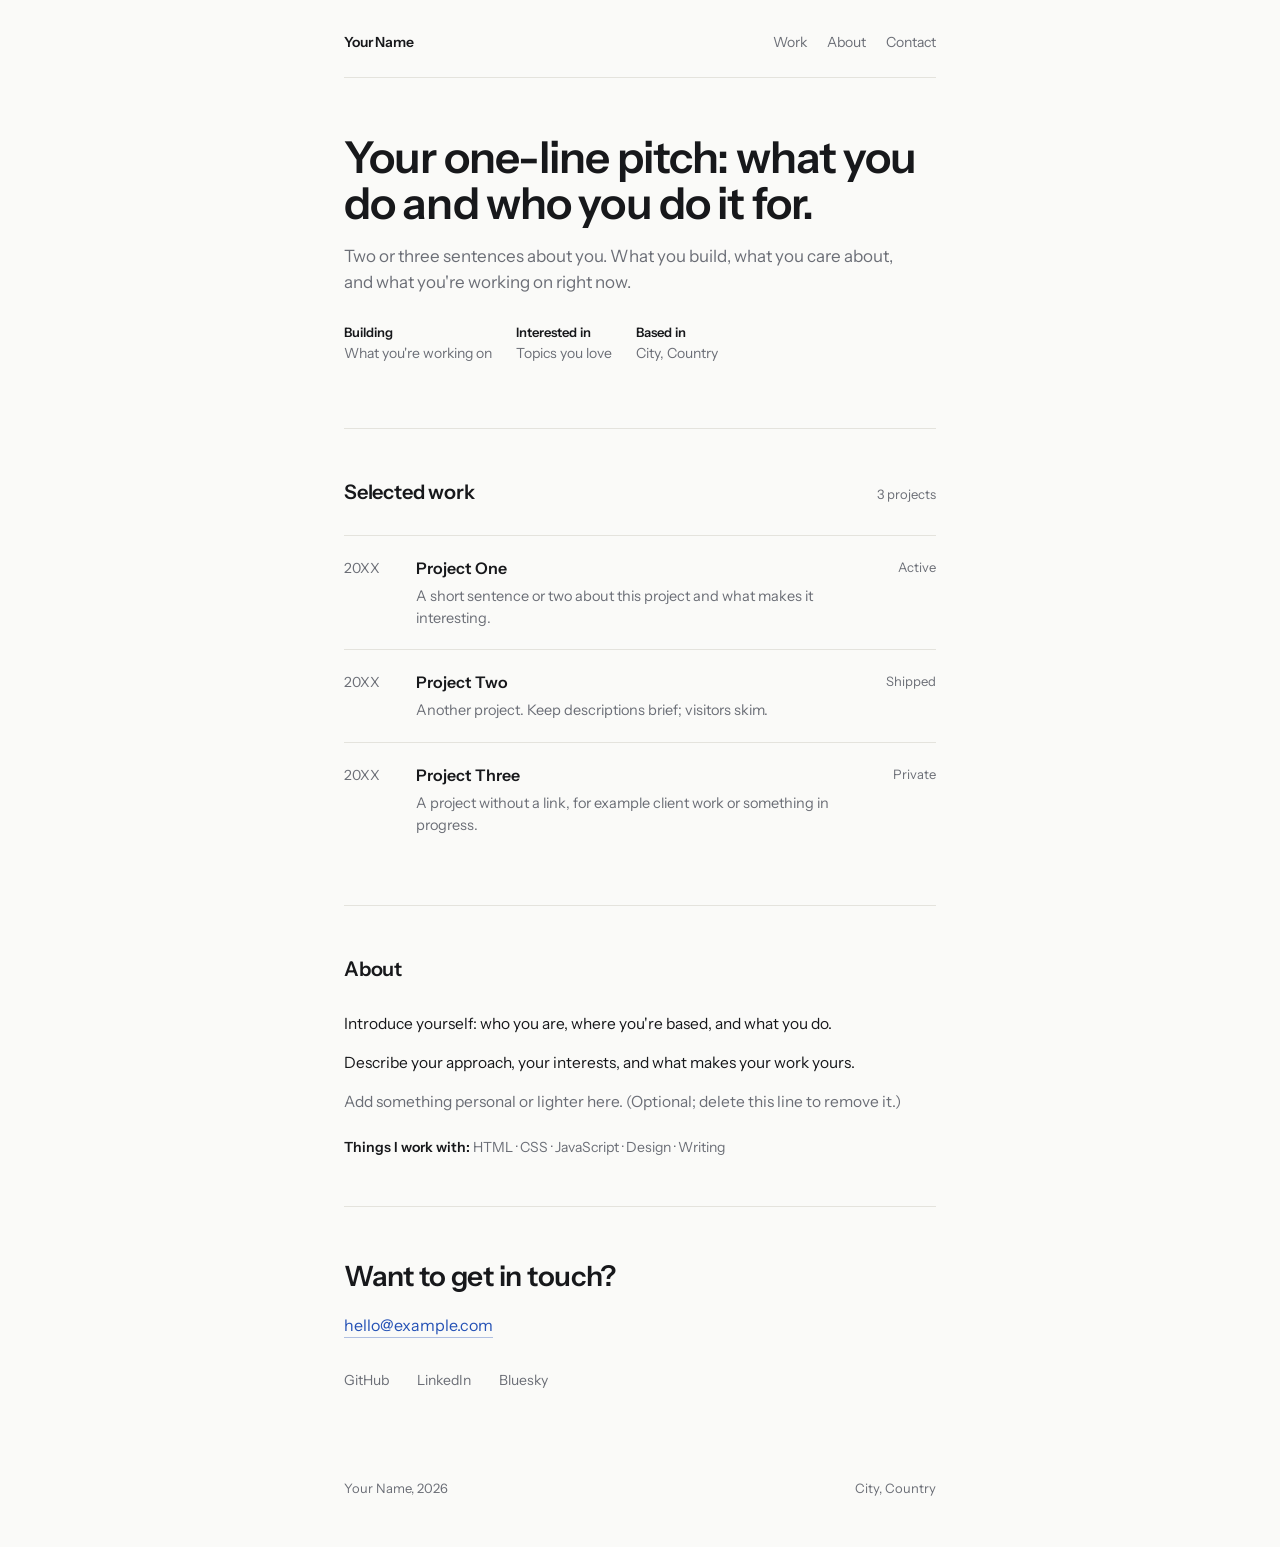
<file: index.html>
<!DOCTYPE html>
<html lang="en">
<head>
  <meta charset="UTF-8">
  <meta name="viewport" content="width=device-width, initial-scale=1.0">
  <!-- LINK PREVIEWS: X, Slack, Discord and search engines read these tags without running JavaScript,
       so edit them to match config.js (name, description). For a preview image, uncomment og:image
       and use a full https:// URL (1200x630 px works well), then change twitter:card to
       "summary_large_image". Also uncomment og:url and add your site address. -->
  <title>Your Name</title>
  <meta name="description" content="Portfolio of Your Name — web developer and designer.">
  <meta property="og:type" content="website">
  <meta property="og:title" content="Your Name">
  <meta property="og:description" content="Portfolio of Your Name — web developer and designer.">
  <!-- <meta property="og:url" content="https://your-username.github.io/"> -->
  <!-- <meta property="og:image" content="https://your-username.github.io/preview.png"> -->
  <meta name="twitter:card" content="summary">
  <meta name="twitter:title" content="Your Name">
  <meta name="twitter:description" content="Portfolio of Your Name — web developer and designer.">
  <meta name="theme-color" content="#FAFAF8">
  <link rel="icon" href="data:image/svg+xml,%3Csvg xmlns='http://www.w3.org/2000/svg' viewBox='0 0 32 32'%3E%3Crect width='32' height='32' rx='7' fill='%2317181B'/%3E%3Ccircle cx='16' cy='16' r='6' fill='%232451B5'/%3E%3C/svg%3E">

  <link rel="preconnect" href="https://fonts.googleapis.com">
  <link rel="preconnect" href="https://fonts.gstatic.com" crossorigin>
  <link rel="stylesheet" href="style.css">

  <noscript><style>.reveal{opacity:1;transform:none}</style></noscript>
</head>
<body>

  <!-- Everything inside .wrap is generated from config.js by script.js.
       To change your content, edit config.js, not this file. -->
  <div class="wrap"></div>

  <noscript>
    <p style="padding:48px 24px;text-align:center">This portfolio needs JavaScript enabled to display.</p>
  </noscript>

  <script src="config.js"></script>
  <script src="script.js"></script>
</body>
</html>
</file>
<file: style.css>
:root{
  --paper:#FAFAF8;
  --ink:#17181B;
  --gray:#6B6E76;
  --line:#E4E3DD;
  --accent:#2451B5;
}

*{
  box-sizing:border-box;
  margin:0;
  padding:0;
}

html{
  -webkit-font-smoothing:antialiased;
  scroll-behavior:smooth;
}

@media (prefers-reduced-motion: reduce){
  html{
    scroll-behavior:auto;
  }
}

body{
  background:var(--paper);
  color:var(--ink);
  font-family:"Instrument Sans","Helvetica Neue",Arial,sans-serif;
  font-optical-sizing:auto;
  line-height:1.5;
  font-size:16px;
  animation:fadePage .6s ease;
}

@keyframes fadePage{
  from{
    opacity:0;
  }

  to{
    opacity:1;
  }
}

.reveal{
  opacity:0;
  transform:translateY(16px);
  transition:
    opacity .7s ease,
    transform .7s ease;
}

.reveal.active{
  opacity:1;
  transform:translateY(0);
}

@media (prefers-reduced-motion:reduce){
  .reveal{
    opacity:1;
    transform:none;
    transition:none;
  }

  body{
    animation:none;
  }
}

a{
  color:inherit;
  text-decoration:none;
}

a:focus-visible{
  outline:2px solid var(--accent);
  outline-offset:3px;
}

/* Text for screen readers only (e.g. "opens in a new tab") */
.sr-only{
  position:absolute;
  width:1px;
  height:1px;
  margin:-1px;
  padding:0;
  overflow:hidden;
  clip:rect(0,0,0,0);
  white-space:nowrap;
  border:0;
}

/* "Skip to content": hidden until a keyboard user tabs to it */
.skip-link{
  position:absolute;
  top:-48px;
  left:24px;
  z-index:10;
  padding:8px 14px;
  background:var(--ink);
  color:var(--paper);
  font-size:14px;
  border-radius:4px;
  transition:top .15s ease;
}

.skip-link:focus{
  top:12px;
}

main:focus{
  outline:none;
}

.wrap{
  max-width:640px;
  margin:0 auto;
  padding:0 24px;
}


/* ---------- HEADER / NAV ---------- */

header{
  padding:32px 0 0;
}

.nav{
  display:flex;
  justify-content:space-between;
  align-items:baseline;
  padding-bottom:24px;
  border-bottom:1px solid var(--line);
  font-size:14px;
}

.nav-mark{
  font-weight:600;
  letter-spacing:-0.01em;
}

.nav-links{
  display:flex;
  gap:20px;
}

.nav-links a{
  color:var(--gray);
  transition:color .12s ease;
  -webkit-tap-highlight-color:transparent;
  /* bigger tap target without changing the layout */
  display:inline-block;
  padding:10px 0;
  margin:-10px 0;
}

.nav-links a:hover{
  color:var(--ink);
}


/* ---------- HERO ---------- */

.hero{
  padding:56px 0 64px;
  border-bottom:1px solid var(--line);
}

.hero h1{
  font-size:44px;
  line-height:1.05;
  font-weight:600;
  letter-spacing:-0.02em;
  margin-bottom:18px;
}

.hero p{
  font-size:17px;
  color:var(--gray);
  max-width:52ch;
  font-weight:400;
}

.hero-meta{
  margin-top:28px;
  display:flex;
  gap:24px;
  font-size:14px;
  color:var(--gray);
}

.hero-meta strong{
  color:var(--ink);
  font-weight:600;
  display:block;
  font-size:13px;
}


/* ---------- SECTIONS ---------- */

.section{
  padding:48px 0;
  border-bottom:1px solid var(--line);
}

.section-head{
  display:flex;
  justify-content:space-between;
  align-items:baseline;
  margin-bottom:28px;
}

.section-head h2{
  font-size:20px;
  font-weight:600;
  letter-spacing:-0.01em;
}

.section-head span{
  font-size:13px;
  color:var(--gray);
}


/* ---------- WORK ---------- */

.work-item{
  display:grid;
  grid-template-columns:52px 1fr auto;
  gap:20px;
  align-items:start;
  padding:20px 0;
  border-top:1px solid var(--line);
}

.work-item:first-of-type{
  border-top:none;
  padding-top:0;
}

.work-year{
  font-size:14px;
  color:var(--gray);
  padding-top:2px;
}

.work-body h3{
  font-size:16px;
  font-weight:600;
  margin-bottom:6px;
}

.work-body p{
  font-size:14.5px;
  color:var(--gray);
  max-width:44ch;
}

.work-tags{
  font-size:13px;
  color:var(--gray);
  text-align:right;
  white-space:nowrap;
  padding-top:2px;
}

.work-item a.title-link{
  border-bottom:1px solid transparent;
  transition:border-color .15s ease;
}

.work-item a.title-link:hover{
  border-bottom-color:var(--ink);
}



/* ---------- ABOUT ---------- */

.about p{
  font-size:15.5px;
  color:var(--ink);
  max-width:56ch;
  margin-bottom:16px;
}

.about p:last-child{
  margin-bottom:0;
}

.about .gray{
  color:var(--gray);
}

.stack-line{
  margin-top:24px;
  font-size:14px;
  color:var(--gray);
}

.stack-line b{
  color:var(--ink);
  font-weight:600;
}


/* ---------- CONTACT ---------- */

.contact{
  border-bottom:none;
  padding-bottom:64px;
}

.contact h2{
  font-size:28px;
  font-weight:600;
  letter-spacing:-0.01em;
  margin-bottom:16px;
  max-width:20ch;
}

.contact-link{
  display:inline-block;
  font-size:16px;
  color:var(--accent);
  border-bottom:1px solid color-mix(in srgb, var(--accent) 35%, transparent);
  margin-bottom:32px;
}

.contact-link:hover{
  border-bottom-color:var(--accent);
}

.contact-row{
  display:flex;
  gap:28px;
  font-size:14px;
  color:var(--gray);
}

.contact-row a{
  /* bigger tap target without changing the layout */
  display:inline-block;
  padding:10px 0;
  margin:-10px 0;
}

.contact-row a:hover{
  color:var(--ink);
}


/* ---------- FOOTER ---------- */

footer{
  padding:24px 0 48px;
  font-size:13px;
  color:var(--gray);
  display:flex;
  justify-content:space-between;
}


/* ---------- MOBILE ---------- */

@media (max-width:600px){

  .hero h1{
    font-size:34px;
  }

  .hero-meta{
    flex-direction:column;
    gap:12px;
  }

  .work-item{
    grid-template-columns:1fr;
    gap:6px;
  }

  .work-tags{
    text-align:left;
  }

  .nav-links{
    gap:14px;
  }
}

@media (prefers-reduced-motion:reduce){

  *{
    transition:none !important;
  }
}


/* ---------- 404 PAGE ---------- */

body.page-404{
  min-height:100vh;
  display:flex;
  flex-direction:column;
}

.page-404 .wrap{
  width:100%;
  flex:1;
  display:flex;
  flex-direction:column;
}

.page-404 main{
  flex:1;
  display:flex;
  align-items:center;
}

.error{
  padding:64px 0;
}

.error-code{
  font-size:14px;
  color:var(--gray);
  letter-spacing:0.04em;
  margin-bottom:18px;
}

.error h1{
  font-size:40px;
  line-height:1.1;
  font-weight:600;
  letter-spacing:-0.02em;
  margin-bottom:18px;
}

.error p{
  font-size:16px;
  color:var(--gray);
  max-width:46ch;
  margin-bottom:32px;
}

.home-link{
  font-size:15px;
  color:var(--accent);
  border-bottom:1px solid color-mix(in srgb, var(--accent) 35%, transparent);
}

.home-link:hover{
  border-bottom-color:var(--accent);
}

@media (max-width:600px){
  .error h1{ font-size:30px; }
}
</file>
